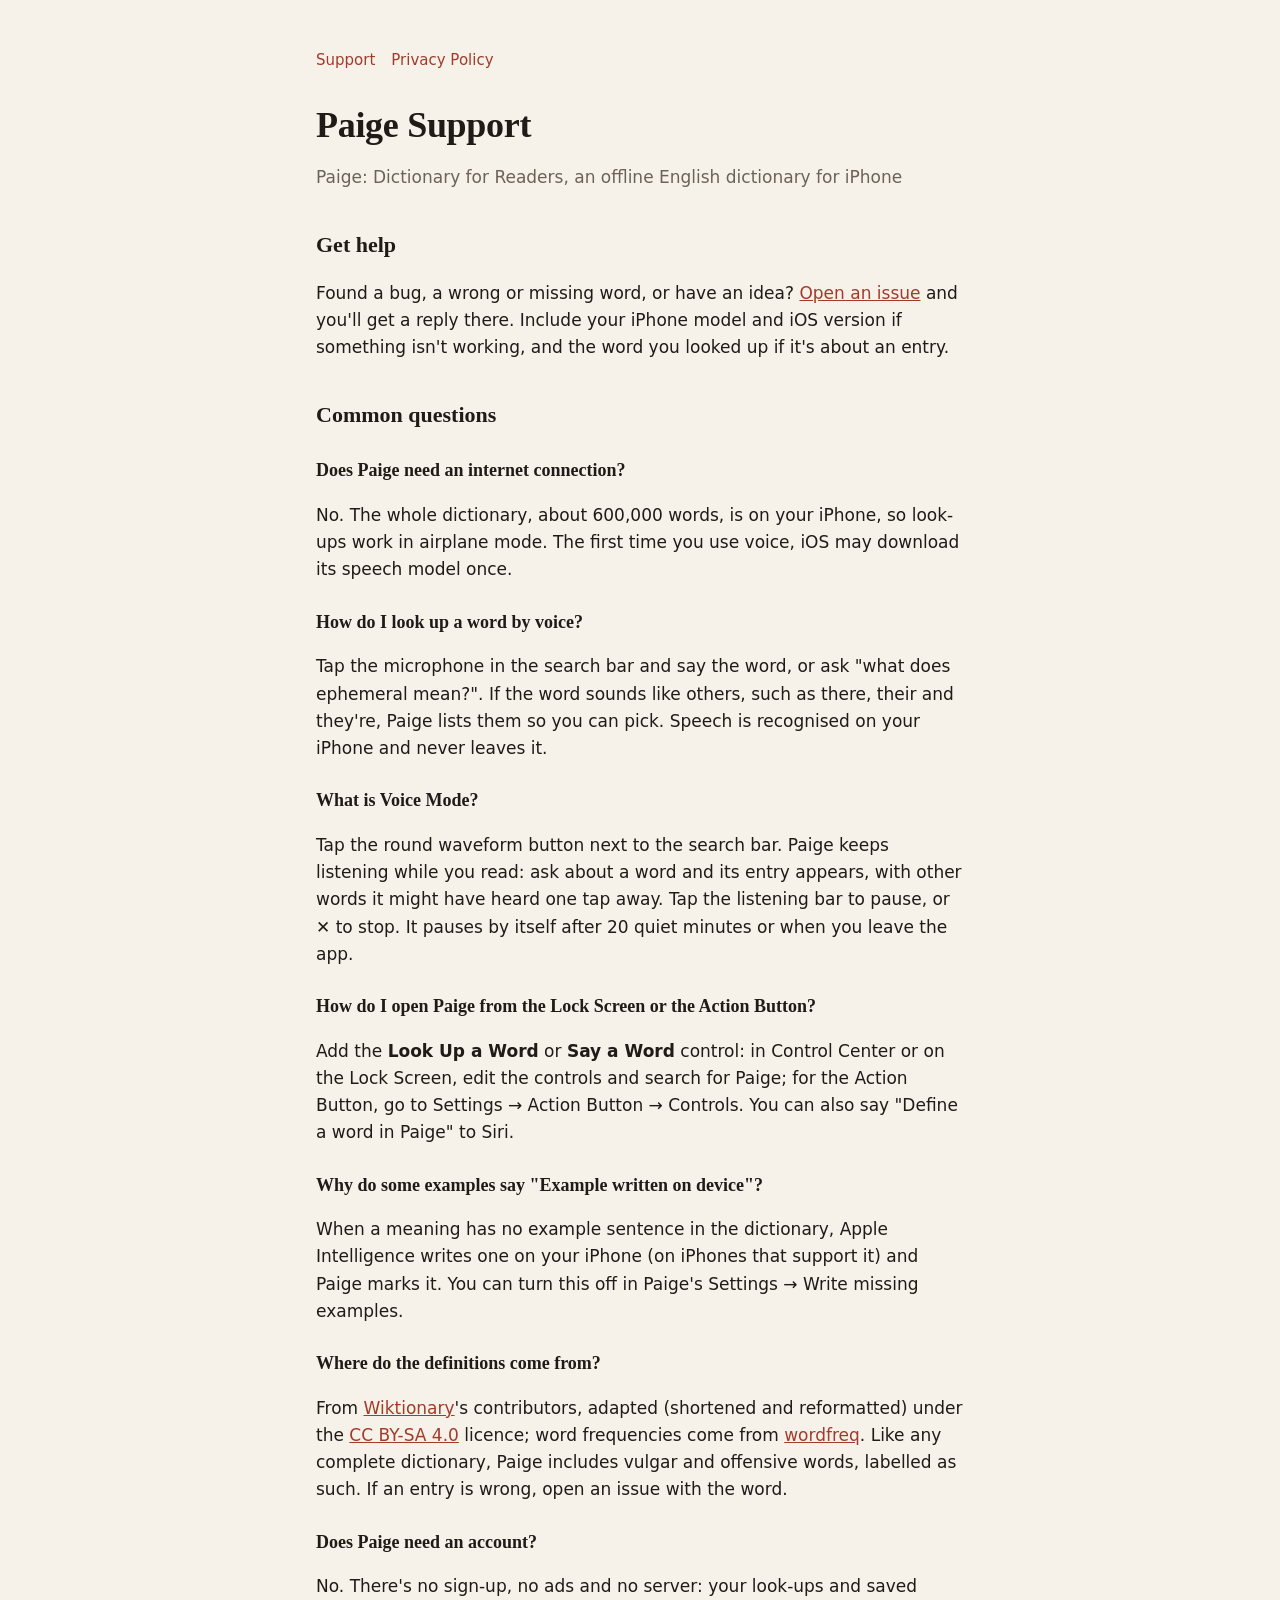
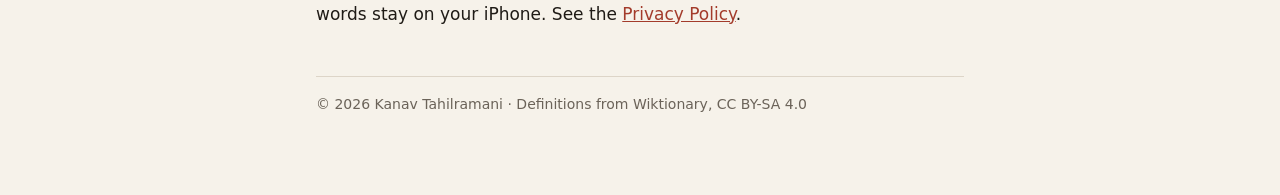
<file: index.html>
<!doctype html>
<html lang="en">
<head>
<meta charset="utf-8">
<meta name="viewport" content="width=device-width, initial-scale=1">
<title>Paige Support</title>
<meta name="description" content="Support for Paige: Dictionary for Readers, an offline English dictionary for iPhone.">
<link rel="stylesheet" href="style.css">
</head>
<body>
<main>
<nav><a href="./">Support</a><a href="privacy/">Privacy Policy</a></nav>
<h1>Paige Support</h1>
<p class="muted">Paige: Dictionary for Readers, an offline English dictionary for iPhone</p>

<h2>Get help</h2>
<p>Found a bug, a wrong or missing word, or have an idea? <a href="https://github.com/kanavtahilramani/paige-app/issues/new">Open an issue</a> and you'll get a reply there. Include your iPhone model and iOS version if something isn't working, and the word you looked up if it's about an entry.</p>

<h2>Common questions</h2>
<h3>Does Paige need an internet connection?</h3>
<p>No. The whole dictionary, about 600,000 words, is on your iPhone, so look-ups work in airplane mode. The first time you use voice, iOS may download its speech model once.</p>
<h3>How do I look up a word by voice?</h3>
<p>Tap the microphone in the search bar and say the word, or ask "what does ephemeral mean?". If the word sounds like others, such as there, their and they're, Paige lists them so you can pick. Speech is recognised on your iPhone and never leaves it.</p>
<h3>What is Voice Mode?</h3>
<p>Tap the round waveform button next to the search bar. Paige keeps listening while you read: ask about a word and its entry appears, with other words it might have heard one tap away. Tap the listening bar to pause, or ✕ to stop. It pauses by itself after 20 quiet minutes or when you leave the app.</p>
<h3>How do I open Paige from the Lock Screen or the Action Button?</h3>
<p>Add the <strong>Look Up a Word</strong> or <strong>Say a Word</strong> control: in Control Center or on the Lock Screen, edit the controls and search for Paige; for the Action Button, go to Settings → Action Button → Controls. You can also say "Define a word in Paige" to Siri.</p>
<h3>Why do some examples say "Example written on device"?</h3>
<p>When a meaning has no example sentence in the dictionary, Apple Intelligence writes one on your iPhone (on iPhones that support it) and Paige marks it. You can turn this off in Paige's Settings → Write missing examples.</p>
<h3>Where do the definitions come from?</h3>
<p>From <a href="https://en.wiktionary.org">Wiktionary</a>'s contributors, adapted (shortened and reformatted) under the <a href="https://creativecommons.org/licenses/by-sa/4.0/">CC BY-SA 4.0</a> licence; word frequencies come from <a href="https://github.com/rspeer/wordfreq">wordfreq</a>. Like any complete dictionary, Paige includes vulgar and offensive words, labelled as such. If an entry is wrong, open an issue with the word.</p>
<h3>Does Paige need an account?</h3>
<p>No. There's no sign-up, no ads and no server: your look-ups and saved words stay on your iPhone. See the <a href="privacy/">Privacy Policy</a>.</p>

<footer>© 2026 Kanav Tahilramani · Definitions from Wiktionary, CC BY-SA 4.0</footer>
</main>
</body>
</html>
</file>
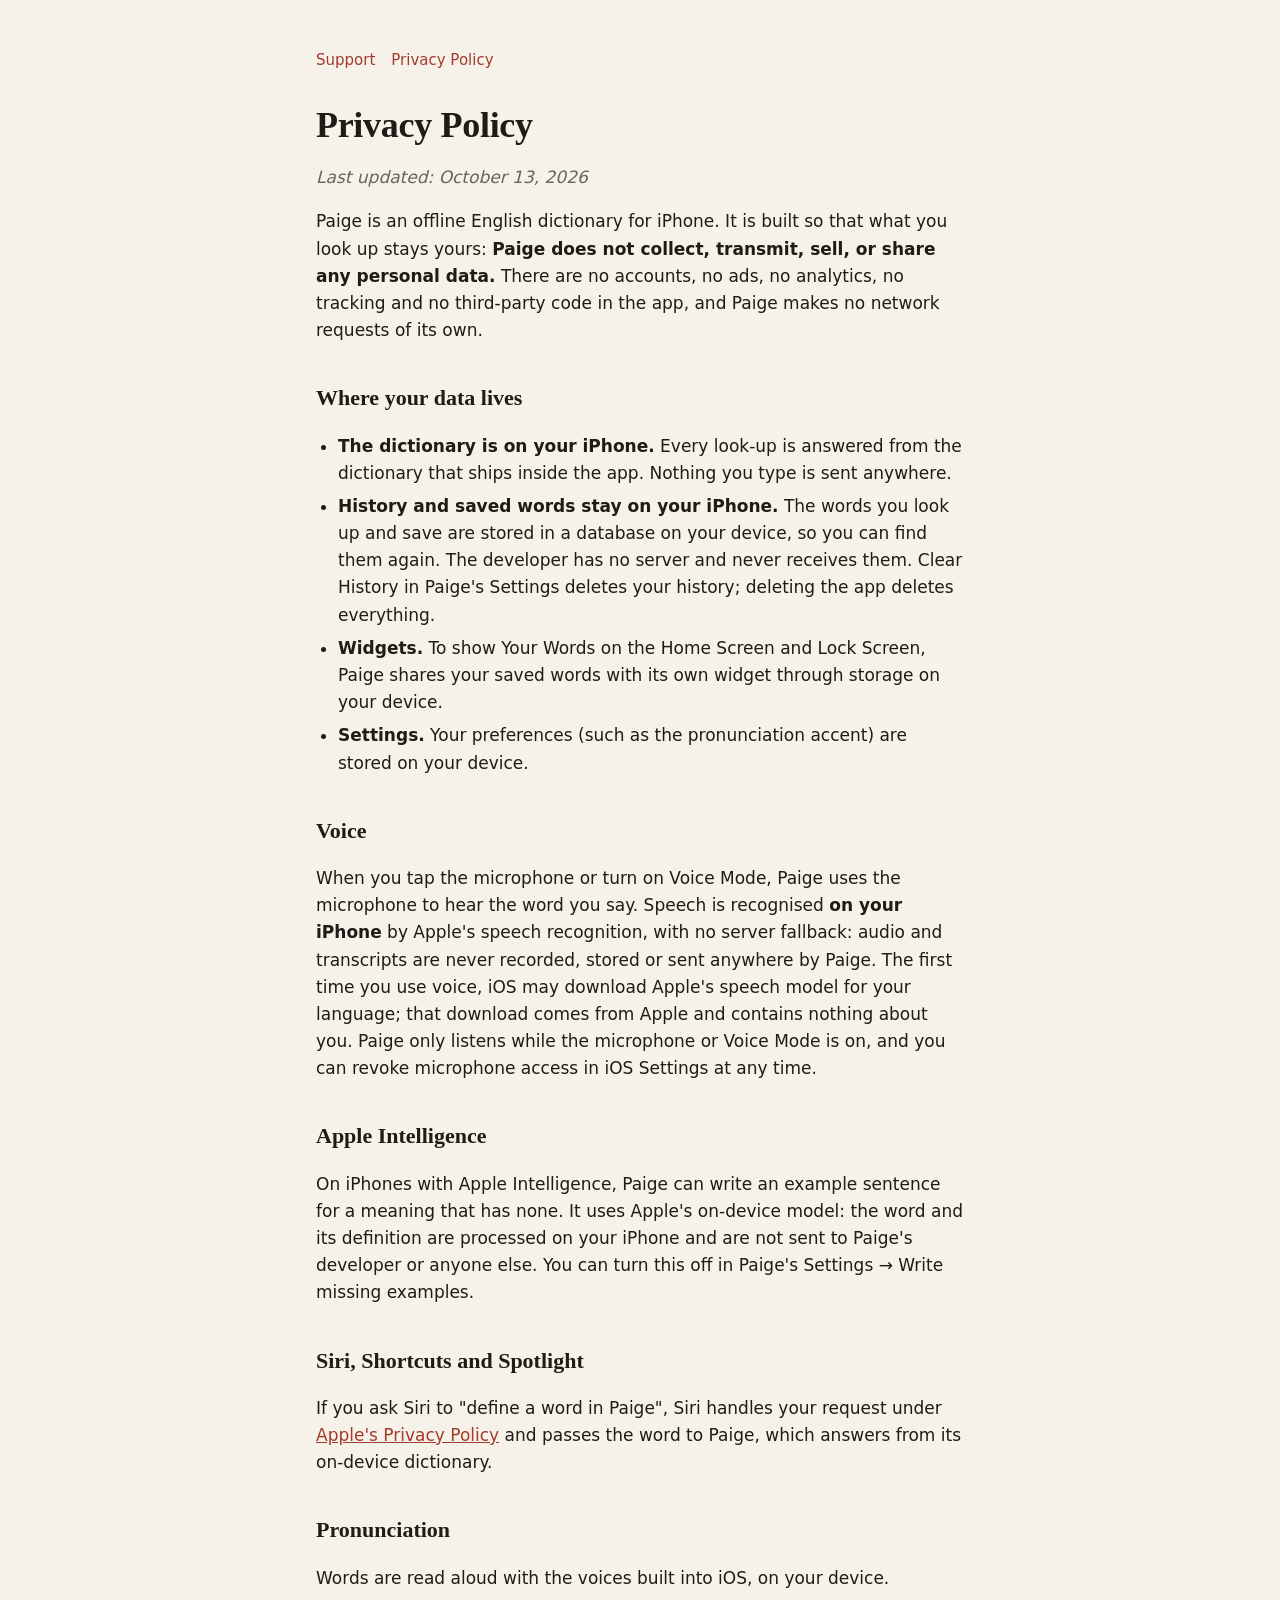
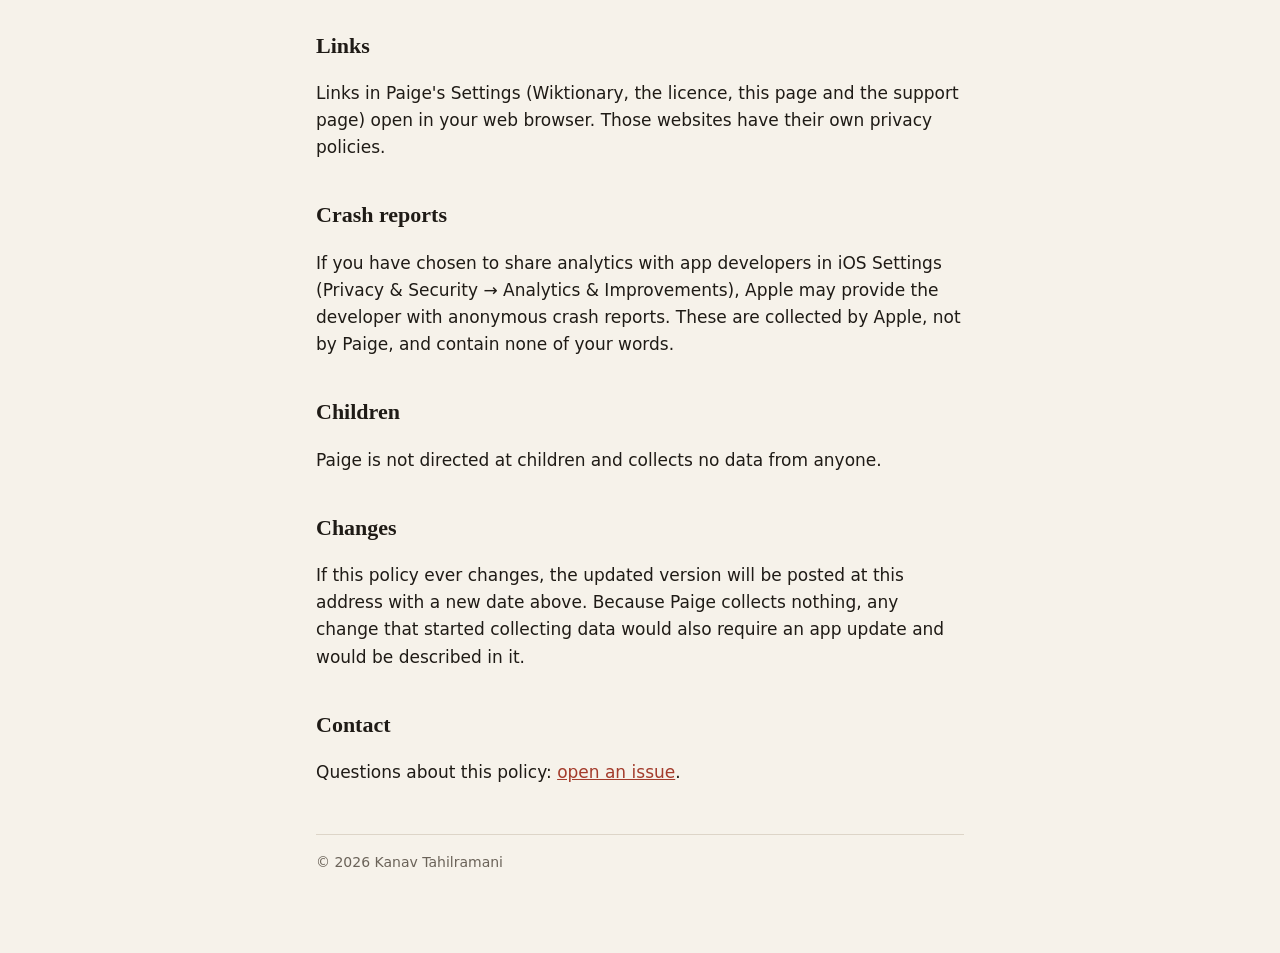
<file: privacy/index.html>
<!doctype html>
<html lang="en">
<head>
<meta charset="utf-8">
<meta name="viewport" content="width=device-width, initial-scale=1">
<title>Paige Privacy Policy</title>
<meta name="description" content="Paige collects no personal data.">
<link rel="stylesheet" href="../style.css">
</head>
<body>
<main>
<nav><a href="../">Support</a><a href="./">Privacy Policy</a></nav>
<h1>Privacy Policy</h1>
<p class="muted"><em>Last updated: October 13, 2026</em></p>
<p>Paige is an offline English dictionary for iPhone. It is built so that what you look up stays yours: <strong>Paige does not collect, transmit, sell, or share any personal data.</strong> There are no accounts, no ads, no analytics, no tracking and no third-party code in the app, and Paige makes no network requests of its own.</p>
<h2>Where your data lives</h2>
<ul><li><strong>The dictionary is on your iPhone.</strong> Every look-up is answered from the dictionary that ships inside the app. Nothing you type is sent anywhere.</li><li><strong>History and saved words stay on your iPhone.</strong> The words you look up and save are stored in a database on your device, so you can find them again. The developer has no server and never receives them. Clear History in Paige's Settings deletes your history; deleting the app deletes everything.</li><li><strong>Widgets.</strong> To show Your Words on the Home Screen and Lock Screen, Paige shares your saved words with its own widget through storage on your device.</li><li><strong>Settings.</strong> Your preferences (such as the pronunciation accent) are stored on your device.</li></ul>
<h2>Voice</h2>
<p>When you tap the microphone or turn on Voice Mode, Paige uses the microphone to hear the word you say. Speech is recognised <strong>on your iPhone</strong> by Apple's speech recognition, with no server fallback: audio and transcripts are never recorded, stored or sent anywhere by Paige. The first time you use voice, iOS may download Apple's speech model for your language; that download comes from Apple and contains nothing about you. Paige only listens while the microphone or Voice Mode is on, and you can revoke microphone access in iOS Settings at any time.</p>
<h2>Apple Intelligence</h2>
<p>On iPhones with Apple Intelligence, Paige can write an example sentence for a meaning that has none. It uses Apple's on-device model: the word and its definition are processed on your iPhone and are not sent to Paige's developer or anyone else. You can turn this off in Paige's Settings → Write missing examples.</p>
<h2>Siri, Shortcuts and Spotlight</h2>
<p>If you ask Siri to "define a word in Paige", Siri handles your request under <a href="https://www.apple.com/legal/privacy/">Apple's Privacy Policy</a> and passes the word to Paige, which answers from its on-device dictionary.</p>
<h2>Pronunciation</h2>
<p>Words are read aloud with the voices built into iOS, on your device.</p>
<h2>Links</h2>
<p>Links in Paige's Settings (Wiktionary, the licence, this page and the support page) open in your web browser. Those websites have their own privacy policies.</p>
<h2>Crash reports</h2>
<p>If you have chosen to share analytics with app developers in iOS Settings (Privacy &amp; Security → Analytics &amp; Improvements), Apple may provide the developer with anonymous crash reports. These are collected by Apple, not by Paige, and contain none of your words.</p>
<h2>Children</h2>
<p>Paige is not directed at children and collects no data from anyone.</p>
<h2>Changes</h2>
<p>If this policy ever changes, the updated version will be posted at this address with a new date above. Because Paige collects nothing, any change that started collecting data would also require an app update and would be described in it.</p>
<h2>Contact</h2>
<p>Questions about this policy: <a href="https://github.com/kanavtahilramani/paige-app/issues/new">open an issue</a>.</p>
<footer>© 2026 Kanav Tahilramani</footer>
</main>
</body>
</html>
</file>
<file: style.css>
:root { --bg: #f6f2ea; --text: #1f1b16; --muted: #6b6359; --accent: #a33b2b; --rule: #ddd5c8; }
@media (prefers-color-scheme: dark) {
  :root { --bg: #141312; --text: #eee8df; --muted: #a39b90; --accent: #e58a72; --rule: #3a3632; }
}
* { box-sizing: border-box; }
body { margin: 0; background: var(--bg); color: var(--text);
  font: 17px/1.6 -apple-system, BlinkMacSystemFont, "Segoe UI", system-ui, sans-serif; }
main { max-width: 680px; margin: 0 auto; padding: 48px 16px 80px; }
h1, h2, h3 { font-family: ui-serif, "New York", Georgia, serif; font-weight: 600; }
h1 { font-size: 36px; line-height: 1.2; margin: 0 0 8px; letter-spacing: -0.3px; }
h2 { font-size: 22px; margin: 36px 0 8px; }
h3 { font-size: 18px; margin: 24px 0 4px; }
.muted { color: var(--muted); }
a { color: var(--accent); }
ul { padding-left: 22px; }
li { margin: 6px 0; }
nav { margin-bottom: 32px; font-size: 15px; }
nav a { margin-right: 16px; text-decoration: none; }
footer { margin-top: 48px; padding-top: 16px; border-top: 1px solid var(--rule); font-size: 14px; color: var(--muted); }
</file>
